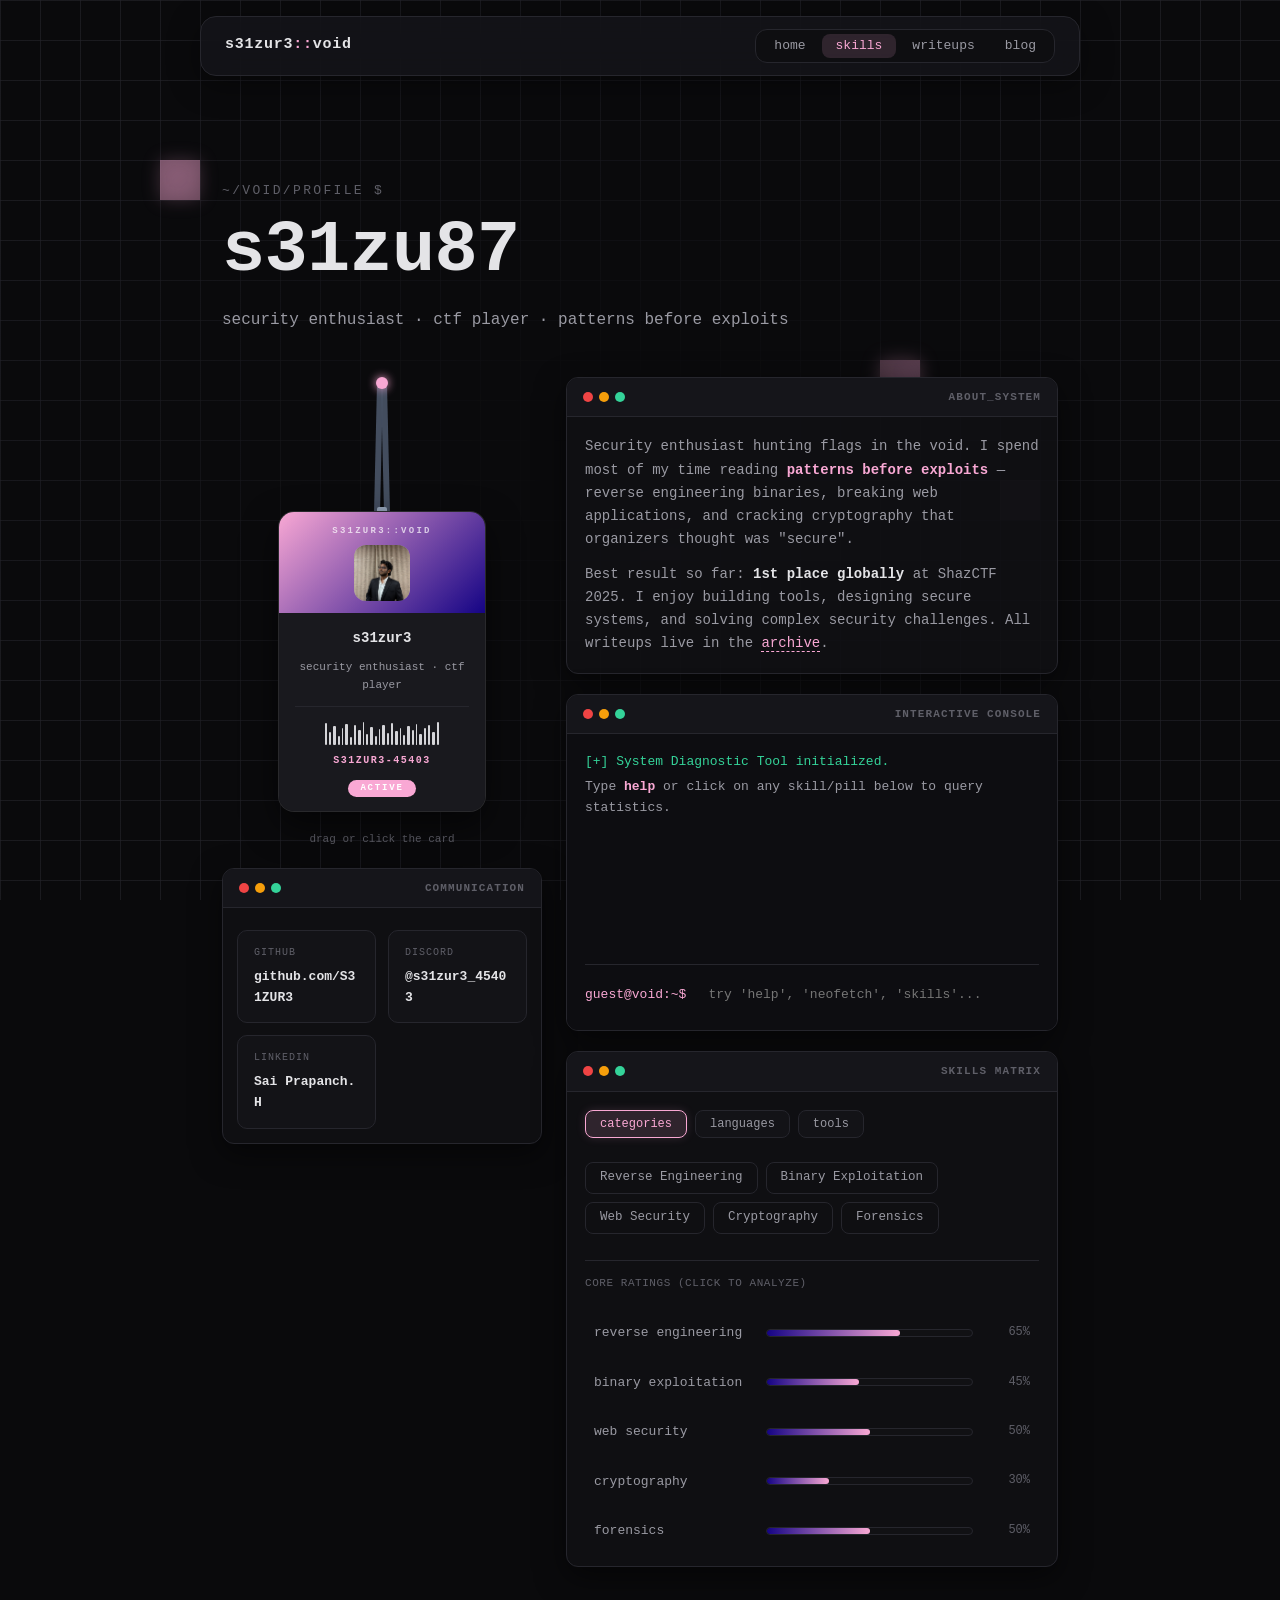
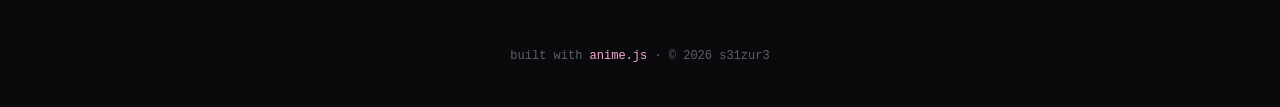
<file: profile.html>
<!DOCTYPE html>
<html lang="en">
<head>
    <meta charset="UTF-8">
    <meta name="viewport" content="width=device-width, initial-scale=1.0">
    <title>profile :: s31zur3</title>
    <meta name="description" content="Profile, skills & socials.">
    <link rel="icon" href="favicon.png">
    <link rel="stylesheet" href="style.css">
    <style>
        :root {
            --term-green: #34d399;
            --term-red: #ef4444;
            --term-yellow: #f59e0b;
            --neon-blue: #38bdf8;
            --accent-glow: rgba(249, 168, 212, 0.25);
        }

        /* Custom spotlight grid canvas styling */
        #lgrid {
            display: block !important;
            position: fixed;
            inset: 0;
            width: 100% !important;
            height: 100% !important;
            z-index: 0;
            pointer-events: none;
            opacity: 1 !important;
            -webkit-mask-image: radial-gradient(ellipse at center, transparent 8%, black 78%);
            mask-image: radial-gradient(ellipse at center, transparent 8%, black 78%);
        }

        /* Grid Layout */
        .profile-grid {
            display: grid;
            grid-template-columns: 320px 1fr;
            gap: 24px;
            margin-top: 24px;
        }
        @media (max-width: 768px) {
            .profile-grid {
                grid-template-columns: 1fr;
            }
        }

        /* Hanging ID Card */
        #idcard {
            display: flex;
            flex-direction: column;
            align-items: center;
            margin-bottom: 20px;
            touch-action: none;
            user-select: none;
        }
        .id-anchor {
            width: 12px; height: 12px;
            border-radius: 50%;
            background: var(--accent);
            box-shadow: 0 0 10px var(--accent);
            z-index: 2;
        }
        .id-swing {
            display: flex;
            flex-direction: column;
            align-items: center;
            cursor: grab;
            transform: rotate(0deg);
            transform-origin: top center;
            will-change: transform;
            margin-top: -6px;
        }
        .id-swing:active { cursor: grabbing; }
        .id-rope { pointer-events: none; }
        .id-card {
            width: 208px;
            border-radius: 16px;
            overflow: hidden;
            border: 1px solid rgba(255,255,255,0.1);
            background: #111114;
            box-shadow: 0 14px 34px rgba(0,0,0,0.55);
            pointer-events: none;
            margin-top: -2px;
        }
        .id-head {
            padding: 12px 16px;
            display: flex;
            flex-direction: column;
            align-items: center;
            gap: 6px;
            background: linear-gradient(135deg, var(--accent) 0%, #150485 100%);
        }
        .id-brand {
            font-size: 9px;
            font-weight: 700;
            letter-spacing: 0.25em;
            color: rgba(255,255,255,0.7);
            text-transform: uppercase;
        }
        .id-logo {
            width: 56px; height: 56px;
            border-radius: 12px;
            overflow: hidden;
            background: rgba(255,255,255,0.2);
            box-shadow: inset 0 0 0 1px rgba(255,255,255,0.15);
        }
        .id-logo img { width: 100%; height: 100%; object-fit: cover; }
        .id-body {
            background: #19191e;
            padding: 14px 16px;
            display: flex;
            flex-direction: column;
            align-items: center;
            gap: 8px;
        }
        .id-name { font-size: 14px; font-weight: 700; color: var(--text); text-align: center; }
        .id-role { font-size: 11px; color: var(--muted); font-weight: 500; text-align: center; }
        .id-divider { width: 100%; border-top: 1px solid var(--border); margin: 4px 0; }
        .id-barcode {
            display: flex;
            gap: 2px;
            align-items: flex-end;
            height: 26px;
            padding: 0 4px;
        }
        .id-barcode span { width: 1.7px; background: #d4d4d8; border-radius: 1px; }
        .id-barcode span:nth-child(3n) { width: 3px; }
        .id-barcode span:nth-child(n) { height: calc(30% + 15px * var(--h, .5)); }
        .id-badge {
            font-size: 10px;
            font-family: var(--mono);
            font-weight: 700;
            letter-spacing: 0.15em;
            color: var(--accent);
        }
        .id-status {
            margin-top: 2px;
            padding: 1px 12px;
            border-radius: 999px;
            font-size: 9px;
            font-weight: 700;
            color: #fff;
            text-transform: uppercase;
            letter-spacing: 0.2em;
            background: var(--accent);
        }
        .id-hint {
            margin-top: 18px;
            font-size: 11px;
            color: var(--dim);
            user-select: none;
            pointer-events: none;
        }

        /* Terminal Window Styling */
        .term-window {
            background: rgba(17, 17, 20, 0.85);
            border: 1px solid var(--border);
            border-radius: 12px;
            overflow: hidden;
            display: flex;
            flex-direction: column;
            box-shadow: 0 10px 30px rgba(0, 0, 0, 0.5);
            margin-bottom: 20px;
            transition: border-color 0.3s ease, box-shadow 0.3s ease;
        }

        .term-window:hover {
            border-color: rgba(249, 168, 212, 0.3);
            box-shadow: 0 10px 30px rgba(249, 168, 212, 0.05);
        }

        .term-bar {
            background: #15151a;
            padding: 10px 16px;
            display: flex;
            align-items: center;
            justify-content: space-between;
            border-bottom: 1px solid var(--border);
        }

        .term-btns {
            display: flex;
            gap: 6px;
        }

        .term-btn {
            width: 10px;
            height: 10px;
            border-radius: 50%;
            display: inline-block;
        }
        .term-btn.red { background: var(--term-red); }
        .term-btn.yellow { background: var(--term-yellow); }
        .term-btn.green { background: var(--term-green); }

        .term-title {
            font-size: 11px;
            color: var(--dim);
            font-weight: bold;
            letter-spacing: 0.1em;
            text-transform: uppercase;
        }

        .term-body {
            padding: 18px;
            flex: 1;
            overflow-y: auto;
            font-family: var(--mono);
        }

        /* Interactive Console */
        .console-output {
            height: 200px;
            overflow-y: auto;
            margin-bottom: 12px;
            font-size: 13px;
            line-height: 1.6;
            color: var(--muted);
            scroll-behavior: smooth;
        }

        .console-output .line {
            margin-bottom: 4px;
            white-space: pre-wrap;
        }

        .console-output .prompt {
            color: var(--accent);
        }

        .console-input-row {
            display: flex;
            align-items: center;
            gap: 8px;
            border-top: 1px solid var(--border);
            padding-top: 12px;
        }

        .console-input-row .prompt {
            color: var(--accent);
            font-size: 13px;
            white-space: nowrap;
        }

        .console-input-row input {
            flex: 1;
            background: transparent;
            border: none;
            color: var(--text);
            font-family: var(--mono);
            font-size: 13px;
            outline: none;
        }

        /* Skill Chips */
        .skills-container {
            display: flex;
            flex-direction: column;
            gap: 16px;
        }

        .skills-nav {
            display: flex;
            gap: 8px;
            margin-bottom: 8px;
            flex-wrap: wrap;
        }

        .skill-group-chip {
            background: rgba(22, 22, 27, 0.6);
            border: 1px solid var(--border);
            color: var(--muted);
            font-family: var(--mono);
            font-size: 12px;
            padding: 6px 14px;
            border-radius: 8px;
            cursor: pointer;
            transition: all 0.2s ease;
            outline: none;
        }

        .skill-group-chip.active {
            border-color: var(--accent);
            color: var(--accent);
            background: var(--accent-dim);
            box-shadow: 0 0 10px rgba(249, 168, 212, 0.15);
        }

        .skill-group-chip:hover:not(.active) {
            border-color: var(--accent);
            color: var(--text);
        }

        .skill-items-grid {
            display: flex;
            flex-wrap: wrap;
            gap: 8px;
            min-height: 40px;
        }

        .skill-items-grid .pill {
            display: inline-flex;
            align-items: center;
            justify-content: center;
            white-space: nowrap;
            height: 32px;
            padding: 0 14px;
            box-sizing: border-box;
            border-radius: 8px;
            font-size: 12.5px;
            transition: all 0.2s ease;
        }

        .skill-items-grid .pill:hover {
            border-color: var(--accent);
            color: var(--accent);
            background: var(--accent-dim);
            transform: translateY(-1px);
        }

        /* Interactive Bars */
        .skills-bars {
            display: flex;
            flex-direction: column;
            gap: 14px;
            margin-top: 20px;
        }

        .interactive-bar {
            display: grid;
            grid-template-columns: 160px 1fr 45px;
            align-items: center;
            gap: 12px;
            font-size: 13px;
            cursor: pointer;
            padding: 6px 8px;
            border-radius: 8px;
            transition: all 0.2s ease;
            border: 1px solid transparent;
        }

        .interactive-bar:hover {
            background: rgba(255, 255, 255, 0.02);
            border-color: rgba(255, 255, 255, 0.05);
        }

        .interactive-bar:hover .bar-title {
            color: var(--accent);
        }

        .interactive-bar:hover .fill {
            background: linear-gradient(90deg, var(--accent), #fff);
            box-shadow: 0 0 8px var(--accent);
        }

        .interactive-bar .bar-title {
            color: var(--muted);
            transition: color 0.2s ease;
        }

        .interactive-bar .track {
            height: 8px;
            border-radius: 4px;
            background: var(--bg-soft);
            border: 1px solid var(--border);
            overflow: hidden;
            position: relative;
        }

        .interactive-bar .fill {
            height: 100%;
            width: var(--w);
            background: linear-gradient(90deg, #150485, var(--accent));
            border-radius: 4px;
            transition: width 1.2s cubic-bezier(0.1, 0.8, 0.2, 1), background 0.3s ease, box-shadow 0.3s ease;
        }

        .interactive-bar .val {
            color: var(--dim);
            text-align: right;
            font-size: 12px;
        }

        /* Social Grid Glow */
        .social-cyber-grid {
            display: grid;
            grid-template-columns: 1fr 1fr;
            gap: 12px;
            margin-top: 8px;
        }
        @media (max-width: 480px) {
            .social-cyber-grid {
                grid-template-columns: 1fr;
            }
        }

        .cyber-soc-card {
            border: 1px solid var(--border);
            background: rgba(22, 22, 27, 0.6);
            border-radius: 10px;
            padding: 14px 16px;
            display: flex;
            flex-direction: column;
            gap: 4px;
            text-decoration: none;
            transition: all 0.25s cubic-bezier(0.16, 1, 0.3, 1);
            position: relative;
            overflow: hidden;
            cursor: pointer;
        }

        .cyber-soc-card::before {
            content: '';
            position: absolute;
            top: 0; left: 0; width: 3px; height: 100%;
            background: var(--accent);
            opacity: 0;
            transition: opacity 0.2s ease;
        }

        .cyber-soc-card:hover {
            border-color: var(--accent);
            background: rgba(249, 168, 212, 0.05);
            transform: translateY(-2px);
            box-shadow: 0 4px 16px rgba(249, 168, 212, 0.08);
        }

        .cyber-soc-card:hover::before {
            opacity: 1;
        }

        .cyber-soc-card .tag {
            font-size: 10px;
            color: var(--dim);
            text-transform: uppercase;
            letter-spacing: 0.1em;
        }

        .cyber-soc-card .hndl {
            font-size: 13px;
            color: var(--text);
            font-weight: bold;
            word-break: break-all;
            transition: color 0.2s ease;
        }

        .cyber-soc-card:hover .hndl {
            color: var(--accent);
        }

        .cyber-soc-card.todo {
            opacity: 0.5;
            cursor: not-allowed;
        }
        .cyber-soc-card.todo:hover {
            transform: none;
            border-color: var(--border);
            box-shadow: none;
            background: rgba(22, 22, 27, 0.6);
        }
        .cyber-soc-card.todo:hover::before {
            opacity: 0;
        }

        .cyber-soc-card[data-copied]::after {
            content: "copied!";
            position: absolute;
            top: 10px; right: 14px;
            font-size: 10px;
            color: var(--accent);
            font-family: var(--mono);
            text-transform: uppercase;
            font-weight: bold;
        }
    </style>
</head>
<body>
    <canvas id="lgrid" aria-hidden="true"></canvas>

    <header class="container">
        <a class="logo" href="./">s31zur3<span class="dot">::</span>void</a>
        <nav>
            <a href="./">home</a>
            <a href="profile" class="active">skills</a>
            <a href="archive">writeups</a>
            <a href="blog">blog</a>
        </nav>
    </header>

    <main class="container">
        <section class="hero" style="padding-bottom: 20px;">
            <div class="kicker">~/void/profile $</div>
            <h1 class="names" id="name">s31zur3</h1>
            <p class="tagline">security enthusiast · ctf player · patterns before exploits</p>
        </section>

        <div class="profile-grid">
            <!-- Left Column: Portrait & Facts, Socials -->
            <div class="left-col">
                <!-- Hanging ID Card -->
                <div id="idcard" touch-action:none>
                    <div class="id-anchor"></div>
                    <div class="id-swing">
                        <div class="id-rope">
                            <svg width="30" height="130" viewBox="0 0 30 130" style="display:block;margin:0 auto;overflow:visible">
                                <circle cx="15" cy="0" r="5" fill="#4a5568"/>
                                <path d="M 13 0 L 10 130" stroke="#4a5568" stroke-width="6" opacity="0.9"/>
                                <path d="M 17 0 L 20 130" stroke="#4a5568" stroke-width="6" opacity="0.9"/>
                                <rect x="10" y="124" width="10" height="8" rx="2" fill="#94a3b8"/>
                                <circle cx="15" cy="132" r="3" fill="#e2e8f0"/>
                            </svg>
                        </div>
                        <div class="id-card">
                            <div class="id-head">
                                <p class="id-brand">S31ZUR3::VOID</p>
                                <div class="id-logo"><img src="profile.jpeg" alt="s31zur3"></div>
                            </div>
                            <div class="id-body">
                                <p class="id-name">s31zur3</p>
                                <p class="id-role">security enthusiast · ctf player</p>
                                <div class="id-divider"></div>
                                <div class="id-barcode">
                                    <span style="--h:.95"></span><span style="--h:.35"></span><span style="--h:.75"></span><span style="--h:.1"></span><span style="--h:.6"></span>
                                    <span style="--h:.9"></span><span style="--h:.05"></span><span style="--h:.8"></span><span style="--h:.5"></span><span style="--h:1"></span>
                                    <span style="--h:.25"></span><span style="--h:.7"></span><span style="--h:.1"></span><span style="--h:.55"></span><span style="--h:.85"></span>
                                    <span style="--h:.3"></span><span style="--h:.95"></span><span style="--h:.4"></span><span style="--h:.65"></span><span style="--h:.15"></span>
                                    <span style="--h:.75"></span><span style="--h:.5"></span><span style="--h:.9"></span><span style="--h:.2"></span><span style="--h:.6"></span>
                                    <span style="--h:.8"></span><span style="--h:.35"></span><span style="--h:1"></span>
                                </div>
                                <p class="id-badge">S31ZUR3-45403</p>
                                <div class="id-status">ACTIVE</div>
                            </div>
                        </div>
                    </div>
                    <p class="id-hint">drag or click the card</p>
                </div>

                <!-- Socials Card -->
                <div class="term-window">
                    <div class="term-bar">
                        <div class="term-btns">
                            <span class="term-btn red"></span>
                            <span class="term-btn yellow"></span>
                            <span class="term-btn green"></span>
                        </div>
                        <div class="term-title">COMMUNICATION</div>
                    </div>
                    <div class="term-body" style="padding: 14px;">
                        <div class="social-cyber-grid" id="socgrid"></div>
                    </div>
                </div>
            </div>

            <!-- Right Column: Interactive Console, Skills Matrix -->
            <div class="right-col">
                <!-- Bio Terminal -->
                <div class="term-window">
                    <div class="term-bar">
                        <div class="term-btns">
                            <span class="term-btn red"></span>
                            <span class="term-btn yellow"></span>
                            <span class="term-btn green"></span>
                        </div>
                        <div class="term-title">ABOUT_SYSTEM</div>
                    </div>
                    <div class="term-body about-text" style="font-size: 14px;">
                        <p style="margin-bottom: 12px;">
                            Security enthusiast hunting flags in the void. I spend most of my time reading 
                            <strong style="color: var(--accent);">patterns before exploits</strong> — reverse engineering binaries, 
                            breaking web applications, and cracking cryptography that organizers thought was "secure".
                        </p>
                        <p>
                            Best result so far: <strong class="badge-rank">1st place globally</strong> at ShazCTF 2025. 
                            I enjoy building tools, designing secure systems, and solving complex security challenges.
                            All writeups live in the <a href="archive" style="color: var(--accent); border-bottom: 1px dashed var(--accent);">archive</a>.
                        </p>
                    </div>
                </div>

                <!-- Interactive Terminal Console -->
                <div class="term-window">
                    <div class="term-bar">
                        <div class="term-btns">
                            <span class="term-btn red"></span>
                            <span class="term-btn yellow"></span>
                            <span class="term-btn green"></span>
                        </div>
                        <div class="term-title">Interactive Console</div>
                    </div>
                    <div class="term-body" style="background: #0d0d11;">
                        <div class="console-output" id="console-output">
                            <div class="line"><span style="color: var(--term-green);">[+] System Diagnostic Tool initialized.</span></div>
                            <div class="line">Type <span style="color: var(--accent); font-weight: bold;">help</span> or click on any skill/pill below to query statistics.</div>
                            <div class="line"> </div>
                        </div>
                        <div class="console-input-row">
                            <span class="prompt">guest@void:~$</span>
                            <input type="text" id="terminal-input" placeholder="try 'help', 'neofetch', 'skills'..." autocomplete="off">
                        </div>
                    </div>
                </div>

                <!-- Skills & Matrices Card -->
                <div class="term-window">
                    <div class="term-bar">
                        <div class="term-btns">
                            <span class="term-btn red"></span>
                            <span class="term-btn yellow"></span>
                            <span class="term-btn green"></span>
                        </div>
                        <div class="term-title">Skills Matrix</div>
                    </div>
                    <div class="term-body skills-container">
                        <div class="skills-nav" id="skills-tabs"></div>
                        <div class="skill-items-grid" id="pills"></div>
                        
                        <div style="border-top: 1px solid var(--border); margin-top: 10px; padding-top: 10px;">
                            <span style="font-size: 11px; text-transform: uppercase; color: var(--dim); letter-spacing: 0.05em; font-family: var(--mono);">Core Ratings (click to analyze)</span>
                            <div class="skills-bars" id="bars"></div>
                        </div>
                    </div>
                </div>
            </div>
        </div>
    </main>

    <footer>
        <p>built with <span class="heart">anime.js</span> · &copy; <span id="year"></span> s31zur3</p>
    </footer>

    <script src="skills.js"></script>
    <script>
        /* ---------- SOCIALS DATA ---------- */
        const SOCIALS = [
            { tag: 'github',   handle: 'github.com/S31ZUR3',   href: 'https://github.com/S31ZUR3' },
            { tag: 'discord',  handle: '@s31zur3_45403',       copy: true },
            { tag: 'linkedin', handle: 'Sai Prapanch.H',   href: 'https://www.linkedin.com/in/sai-prapanch-h/' }
        ];

        /* ---------- RATINGS DATA ---------- */
        const BARS = [
            ['reverse engineering', 65], ['binary exploitation', 45], ['web security', 50],
            ['cryptography', 30], ['forensics', 50]
        ];

        /* ---------- DIAGNOSTIC DICTIONARY ---------- */
        const DIAGNOSTICS = {
            // Categories
            "reverse engineering": [
                "guest@void:~$ analyze --target ELF-64",
                "[*] Reading symbol tables...",
                "[+] main: 0x401120 | decrypt: 0x401290 | check: 0x401310",
                "[+] Found anti-debugging traps (ptrace_traceme detected).",
                "[+] Bypassing security checks... status: SUCCESS."
            ],
            "binary exploitation": [
                "guest@void:~$ checksec --file vulnerable-binary",
                "    Arch:     amd64-64-little\n    RELRO:    Full RELRO\n    Stack:    No canary found\n    NX:       NX enabled\n    PIE:      PIE enabled",
                "guest@void:~$ exploit --payload ret2libc",
                "[+] Crafting stack frame with ROP gadgets...",
                "[+] Spawning interactive root shell! Enjoy."
            ],
            "web security": [
                "guest@void:~$ web-scan -u https://target.void",
                "[*] Testing parameter injections...",
                "[+] Found SQL injection on vulnerability node '/api/v1/search?q='",
                "[+] Extracting DB schema: database name: 'ctf_db'",
                "[+] Dump complete: CTF{sql_inj3ct1on_g0es_brrr}."
            ],
            "cryptography": [
                "guest@void:~$ decrypt --cipher rsa-weak-primes",
                "[*] Computing N factors using Fermat's Method...",
                "[+] Found p = 135892... | q = 148902...",
                "[+] Computing private exponent d...",
                "[+] Decrypted text: CTF{factoring_primes_is_fun_5145}."
            ],
            "blockchain": [
                "guest@void:~$ audit --contract Vault.sol",
                "[*] Running static analysis with Slither...",
                "[!] Warning: Reentrancy vulnerability found in withdraw().",
                "[+] Simulating flashloan exploit vector...",
                "[+] Drained contract balance! status: PWNED."
            ],
            "forensics": [
                "guest@void:~$ analyze-dump --file memory.dmp",
                "[*] Parsing Volatility profile: Win10x64...",
                "[+] Extracting process tree structure...",
                "[+] Detected rogue process 'lsass_fake.exe' (PID: 4892).",
                "[+] Recovered hidden flag from memory chunk."
            ],
            // Languages
            "python": [
                "guest@void:~$ python3 -c 'import this'",
                "[+] Python 3.12 active node.",
                "[*] Used for rapid exploit prototyping, writing solving scripts, and automating tasks."
            ],
            "c / c++": [
                "guest@void:~$ gcc exploit.c -o exploit",
                "[*] Compiling exploit with native performance...",
                "[+] Low-level control and memory management."
            ],
            "assembly (x64)": [
                "guest@void:~$ nasm -f elf64 shellcode.asm",
                "[*] Assembly shellcode injection module.",
                "xor rax, rax; mov al, 59; syscall;"
            ],
            "javascript": [
                "guest@void:~$ node express.js",
                "[+] Server running on port 8080...",
                "[*] Used for browser exploits, dynamic UI automation, and scraping."
            ],
            "go": [
                "guest@void:~$ go build concurrent_scanner.go",
                "[*] High-concurrency network scanning tools.",
                "[+] Channels and goroutines initialized."
            ],
            "solidity": [
                "guest@void:~$ npx hardhat test",
                "[*] Testing Ethereum smart contracts...",
                "[+] All test vectors passing."
            ],
            // Tools
            "ghidra": [
                "guest@void:~$ ghidra --analyze",
                "[*] Decompiling binary functions into readable C code.",
                "[+] Control Flow Graph generated."
            ],
            "gdb": [
                "guest@void:~$ gdb -q ./binary",
                "pwndbg> break main",
                "pwndbg> run",
                "[*] Breaking at entry point. Inspecting registers..."
            ],
            "burp suite": [
                "guest@void:~$ burp --intercept",
                "[*] Intercepting HTTP POST request to /login...",
                "[+] Tampering request payload parameters."
            ],
            "docker": [
                "guest@void:~$ docker-compose up -d --build",
                "[*] Containers built. Sandboxed target environment running."
            ],
            "wireshark": [
                "guest@void:~$ tshark -r capture.pcap",
                "[*] Parsing TCP streams...",
                "[+] Recovered base64 payload from raw network packets."
            ],
            "pwntools": [
                "guest@void:~$ python3 exploit.py",
                "from pwn import *",
                "r = remote('ctf.challenge', 1337)",
                "[+] Spawning remote shell..."
            ]
        };

        /* ---------- TERMINAL LOGIC ---------- */
        const termInput = document.getElementById('terminal-input');
        const termOutput = document.getElementById('console-output');

        function printLine(text, isHtml = false) {
            const div = document.createElement('div');
            div.className = 'line';
            if (isHtml) {
                div.innerHTML = text;
            } else {
                div.textContent = text;
            }
            termOutput.appendChild(div);
            termOutput.scrollTop = termOutput.scrollHeight;
        }

        function triggerDiagnostic(key) {
            const cleanKey = key.trim().toLowerCase();
            termInput.value = cleanKey;
            
            // Print command line prompt manually
            printLine(`guest@void:~$ query --skill "${cleanKey}"`, false);
            
            if (DIAGNOSTICS[cleanKey]) {
                DIAGNOSTICS[cleanKey].forEach((line, index) => {
                    // Skip the mock shell command line, output the actual diagnostic results
                    if (index > 0) {
                        setTimeout(() => {
                            printLine(line, false);
                        }, index * 100);
                    }
                });
            } else {
                printLine(`[!] No custom diagnostic data for "${key}". Core rating is active.`, false);
            }
            termInput.value = '';
        }

        function executeCommand(cmd) {
            const raw = cmd.trim();
            const lower = raw.toLowerCase();
            
            printLine(`guest@void:~$ ${raw}`, false);
            
            if (lower === 'clear') {
                termOutput.innerHTML = '';
                return;
            }
            if (lower === '') {
                return;
            }
            
            if (lower === 'help') {
                printLine("Available commands:", false);
                printLine("  whoami    - Profile description", false);
                printLine("  skills    - List core competencies", false);
                printLine("  socials   - Contact nodes", false);
                printLine("  neofetch  - System metrics", false);
                printLine("  exploit   - Run visual shell exploit simulation", false);
                printLine("  clear     - Clear terminal logs", false);
                return;
            }
            
            if (lower === 'whoami') {
                printLine("Username: s31zur3", false);
                printLine("Role: Security enthusiast & CTF player", false);
                printLine("Objective: Read patterns before writing exploits.", false);
                printLine("Achievement: 1st place globally ShazCTF 2025.", false);
                return;
            }
            
            if (lower === 'skills') {
                printLine("Core Skill Ratings:", false);
                BARS.forEach(([name, val]) => {
                    const stars = '█'.repeat(Math.round(val/10)) + '░'.repeat(10 - Math.round(val/10));
                    printLine(`  ${name.padEnd(20)} [${stars}] ${val}%`, false);
                });
                return;
            }
            
            if (lower === 'socials') {
                printLine("Active communication nodes:", false);
                SOCIALS.forEach(s => {
                    printLine(`  ${s.tag.padEnd(10)}: ${s.handle}`, false);
                });
                return;
            }
            
            if (lower === 'neofetch') {
                printLine(" __   __  _____  ___  _____ ", false);
                printLine(" \\ \\ / / /  _  \\ \\_/ /  _  \\", false);
                printLine("  \\ V /  | | | |  |  | | | |", false);
                printLine("   \\_/   \\_____/  |_| \\_____/", false);
                printLine("-----------------------------", false);
                printLine("OS: Void Linux x86_64", false);
                printLine("Kernel: 3b117c02-77dd-4ad7-8c17-da609fdf1c48", false);
                printLine("Shell: s31zur3-sh v1.0", false);
                printLine("Terminal: void-tty0", false);
                printLine("Focus: Rev / Pwn / Cryptography", false);
                printLine("Fav Tool: Ghidra & pwntools", false);
                return;
            }
            
            if (lower === 'exploit') {
                printLine("[*] Injecting shellcode into memory socket...", false);
                let count = 0;
                const interval = setInterval(() => {
                    if (count < 4) {
                        printLine(`[+] Overflowing buffer... offset: ${64 + count*8} bytes`, false);
                        count++;
                    } else {
                        clearInterval(interval);
                        printLine("[+] SUCCESS: Spawning interactive shell session.", false);
                        printLine("root@void:~# id", false);
                        printLine("uid=0(root) gid=0(root) groups=0(root)", false);
                    }
                }, 250);
                return;
            }
            
            if (DIAGNOSTICS[lower]) {
                DIAGNOSTICS[lower].forEach((line, index) => {
                    if (index > 0) {
                        printLine(line, false);
                    }
                });
                return;
            }
            
            printLine(`bash: command not found: ${raw}. Try 'help'.`, false);
        }

        termInput.addEventListener('keydown', e => {
            if (e.key === 'Enter') {
                executeCommand(termInput.value);
                termInput.value = '';
            }
        });

        /* ---------- DYNAMIC SKILLS MATRIX SETUP ---------- */
        const pillsContainer = document.getElementById('pills');
        const tabsContainer = document.getElementById('skills-tabs');
        
        function renderSkillGroup(groupName) {
            pillsContainer.innerHTML = '';
            const groupData = SKILLS.find(([name]) => name === groupName);
            if (!groupData) return;
            
            const [_, items] = groupData;
            items.forEach(item => {
                const span = document.createElement('span');
                span.className = 'pill';
                span.textContent = item;
                span.style.cursor = 'pointer';
                span.addEventListener('click', () => {
                    triggerDiagnostic(item);
                });
                pillsContainer.appendChild(span);
            });
        }

        // Render skill tabs
        SKILLS.forEach(([name]) => {
            const btn = document.createElement('button');
            btn.className = 'skill-group-chip';
            if (name === 'categories') btn.classList.add('active');
            btn.textContent = name;
            btn.addEventListener('click', (e) => {
                document.querySelectorAll('.skill-group-chip').forEach(b => b.classList.remove('active'));
                btn.classList.add('active');
                renderSkillGroup(name);
            });
            tabsContainer.appendChild(btn);
        });

        // Initialize with default categories
        renderSkillGroup('categories');

        // Render progress bars
        document.getElementById('bars').innerHTML = BARS.map(([name, w]) => `
            <div class="interactive-bar" onclick="triggerDiagnostic('${name}')">
                <span class="bar-title">${name}</span>
                <div class="track">
                    <div class="fill" style="--w:${w}%"></div>
                </div>
                <span class="val">${w}%</span>
            </div>
        `).join('');

        /* ---------- SOCIALS SETUP ---------- */
        const socGrid = document.getElementById('socgrid');
        SOCIALS.forEach(s => {
            const a = document.createElement('a');
            a.className = 'cyber-soc-card';
            a.href = s.copy ? '#' : (s.href || '#');
            a.innerHTML = `<span class="tag">${s.tag}</span><span class="hndl">${s.handle}</span>`;
            
            if (!s.href && !s.copy) { 
                a.classList.add('todo'); 
                a.tabIndex = -1; 
            }
            if (s.copy) {
                a.addEventListener('click', e => {
                    e.preventDefault();
                    if (navigator.clipboard) {
                        navigator.clipboard.writeText(s.handle.replace(/^@/, ''));
                    }
                    a.dataset.copied = '1';
                    setTimeout(() => delete a.dataset.copied, 1200);
                });
            }
            socGrid.appendChild(a);
        });

        /* ---------- SCRAMBLE HERO NAME ---------- */
        const scramble = (el, { speed = 30 } = {}) => {
            const text = el.textContent;
            el.textContent = '';
            const glyphs = '!<>-_\\/[]{}—=+*^?#_0123456789';
            let frame = 0;
            const total = text.length * 6 + 20;
            const t = setInterval(() => {
                let out = '';
                for (let i = 0; i < text.length; i++) {
                    const settle = (total / text.length) * (i + 1) - 8;
                    out += frame >= settle ? text[i] : glyphs[(Math.random() * glyphs.length) | 0];
                }
                el.textContent = out;
                if (++frame >= total) { clearInterval(t); el.textContent = text; }
            }, speed);
        };
        scramble(document.getElementById('name'));

        /* ---------- INTERACTIVE GRID BACKGROUND (canvas) ---------- */
        const SIZE = 40, TRAIL = 5, GLOW = 18, IDLE_CNT = 6, IDLE_SPEED = 0.08;
        const GRID_COLOR = 'rgba(38,38,45,0.6)';
        const GLOW_COLOR = 'rgba(249,168,212,0.6)';
        const canvas = document.getElementById('lgrid');
        const ctx = canvas.getContext('2d');
        let W, H;
        const trail = [];
        const idlePos = [], idleTgt = [];
        let mouseActive = true, lastMouse = 0;

        const resize = () => {
            W = canvas.width = innerWidth;
            H = canvas.height = innerHeight;
        };
        resize();
        addEventListener('resize', resize);
        canvas.style.backgroundImage =
            `linear-gradient(to right, ${GRID_COLOR} 1px, transparent 1px),` +
            `linear-gradient(to bottom, ${GRID_COLOR} 1px, transparent 1px)`;
        canvas.style.backgroundSize = `${SIZE}px ${SIZE}px`;

        const snap = (x, y) => ({
            x: Math.floor(x / SIZE),
            y: Math.floor(y / SIZE)
        });

        addEventListener('mousemove', e => {
            if (e.clientX < 0 || e.clientY < 0 || e.clientX > W || e.clientY > H) return;
            mouseActive = true;
            lastMouse = Date.now();
            const c = snap(e.clientX, e.clientY);
            const last = trail[0];
            if (!last || last.x !== c.x || last.y !== c.y) {
                trail.unshift(c);
                if (trail.length > TRAIL) trail.pop();
            }
        });

        (function initIdle() {
            for (let i = 0; i < IDLE_CNT; i++) {
                const p = {
                    x: Math.floor(Math.random() * (W / SIZE)),
                    y: Math.floor(Math.random() * (H / SIZE))
                };
                idlePos.push({ ...p });
                idleTgt.push(p);
            }
        })();

        (function draw() {
            ctx.clearRect(0, 0, W, H);

            if (Date.now() - lastMouse > 2000) {
                mouseActive = false;
                idlePos.forEach((pos, i) => {
                    const tgt = idleTgt[i];
                    const dx = tgt.x - pos.x, dy = tgt.y - pos.y;
                    if (Math.abs(dx) < 0.01 && Math.abs(dy) < 0.01) {
                        idleTgt[i] = {
                            x: Math.floor(Math.random() * (W / SIZE)),
                            y: Math.floor(Math.random() * (H / SIZE))
                        };
                    } else {
                        pos.x += dx * IDLE_SPEED;
                        pos.y += dy * IDLE_SPEED;
                    }
                    const c = { x: Math.round(pos.x), y: Math.round(pos.y) };
                    const last = trail[0];
                    if (!last || last.x !== c.x || last.y !== c.y) {
                        trail.unshift(c);
                        if (trail.length > TRAIL * IDLE_CNT) trail.pop();
                    }
                });
            }

            trail.forEach((cell, idx) => {
                const alpha = 1 - idx * (1 / (TRAIL + 1));
                const color = GLOW_COLOR.replace(/([\d.]+)\)$/, `${alpha})`);
                ctx.fillStyle = color;
                ctx.shadowColor = color;
                ctx.shadowBlur = GLOW;
                ctx.fillRect(cell.x * SIZE, cell.y * SIZE, SIZE, SIZE);
            });

            requestAnimationFrame(draw);
        })();

        /* ---------- HANGING ID CARD PENDULUM ---------- */
        (function () {
            const ROPE = 130, DAMPING = 0.9, GRAVITY = 3000;
            const swing = document.querySelector('.id-swing');
            const phys = { angle: 0, vel: 0 };
            let raf = null, prevTime = null, prevAngle = 0;
            let dragging = false, dragStartX = 0, dragAngle0 = 0;

            const tick = now => {
                if (prevTime === null) prevTime = now;
                const dt = Math.min((now - prevTime) / 1000, 0.05);
                prevTime = now;
                const L = ROPE + 100;
                if (!dragging) {
                    const torque = -(GRAVITY / L) * Math.sin(phys.angle) - DAMPING * phys.vel;
                    phys.vel += torque * dt;
                    phys.angle += phys.vel * dt;
                    swing.style.transform = `rotate(${phys.angle * (180 / Math.PI)}deg)`;
                    if (Math.abs(phys.angle) > 0.001 || Math.abs(phys.vel) > 0.001) {
                        raf = requestAnimationFrame(tick);
                    } else {
                        phys.angle = 0; phys.vel = 0;
                        swing.style.transform = 'rotate(0deg)';
                    }
                } else {
                    if (dt > 0) phys.vel = (phys.angle - prevAngle) / dt;
                    prevAngle = phys.angle;
                    raf = requestAnimationFrame(tick);
                }
            };
            const startPhysics = () => {
                if (raf) cancelAnimationFrame(raf);
                prevTime = null;
                raf = requestAnimationFrame(tick);
            };

            swing.addEventListener('pointerdown', e => {
                swing.setPointerCapture(e.pointerId);
                dragging = true;
                dragStartX = e.clientX;
                dragAngle0 = phys.angle;
                prevAngle = phys.angle;
                if (raf) cancelAnimationFrame(raf);
                prevTime = null;
                raf = requestAnimationFrame(tick);
            });
            swing.addEventListener('pointermove', e => {
                if (!dragging) return;
                const L = ROPE + 100;
                const newAngle = dragAngle0 - (e.clientX - dragStartX) / L;
                phys.angle = Math.max(-1.4, Math.min(1.4, newAngle));
                swing.style.transform = `rotate(${phys.angle * (180 / Math.PI)}deg)`;
            });
            const endDrag = e => {
                if (!dragging) return;
                dragging = false;
            };
            swing.addEventListener('pointerup', endDrag);
            swing.addEventListener('pointercancel', endDrag);
            swing.addEventListener('click', () => {
                if (Math.abs(phys.vel) < 0.1 && Math.abs(phys.angle) < 0.05) {
                    phys.vel = 4.0;
                    startPhysics();
                }
            });
        })();

        document.getElementById('year').textContent = new Date().getFullYear();
    </script>
</body>
</html>
</file>
<file: style.css>
:root {
  --bg: #0a0a0c;
  --bg-soft: #111114;
  --bg-card: #16161b;
  --border: #26262d;
  --text: #e4e4e7;
  --muted: #9a9aa3;
  --dim: #5f5f68;
  --accent: #f9a8d4;
  --accent-dim: rgba(249, 168, 212, 0.14);
  --ok: #34adec;
  --ease-out: cubic-bezier(0.23, 1, 0.32, 1);
  --ease-in-out: cubic-bezier(0.77, 0, 0.175, 1);
  --mono: ui-monospace, SFMono-Regular, Menlo, Consolas, "Liberation Mono", monospace;
}

* { box-sizing: border-box; margin: 0; padding: 0; }

html { scroll-behavior: smooth; }

body {
  background: var(--bg);
  color: var(--text);
  font-family: var(--mono);
  font-size: 15px;
  line-height: 1.65;
  -webkit-font-smoothing: antialiased;
  overflow-x: hidden;
}

a { color: var(--accent); text-decoration: none; border-bottom: 1px solid transparent; transition: color .15s ease, border-color .15s ease; }
a:hover { border-bottom-color: var(--accent); }

::selection { background: var(--accent); color: #111; }

/* fixed animated backdrop */
#bg { position: fixed; inset: 0; width: 100%; height: 100%; z-index: 0; pointer-events: none; display: block; }

main, header, footer { position: relative; z-index: 1; }

.container { max-width: 880px; margin: 0 auto; padding: 0 22px; }

/* ---------- header ---------- */
header.container {
  position: sticky;
  top: 16px;
  background: rgba(22, 22, 27, 0.75);
  backdrop-filter: blur(16px);
  -webkit-backdrop-filter: blur(16px);
  border: 1px solid var(--border);
  border-radius: 16px;
  z-index: 100;
  display: flex;
  align-items: center;
  justify-content: space-between;
  box-shadow: 0 8px 32px 0 rgba(0, 0, 0, 0.4);
  padding: 12px 24px;
  margin-top: 16px;
  margin-bottom: 32px;
  width: calc(100% - 44px);
  transition: border-color 0.3s ease, box-shadow 0.3s ease;
}
header.container:hover {
  border-color: rgba(249, 168, 212, 0.4);
  box-shadow: 0 8px 32px 0 rgba(249, 168, 212, 0.1);
}
.logo { display: inline-flex; align-items: center; font-weight: 700; letter-spacing: .05em; font-size: 15px; color: var(--text); }
.logo .dot { color: var(--accent); }
nav {
  display: flex; align-items: center; gap: 2px; font-size: 13px;
  border: 1px solid var(--border); border-radius: 12px;
  background: rgba(10, 10, 12, 0.5); padding: 4px;
}
nav a {
  display: inline-flex;
  align-items: center;
  justify-content: center;
  padding: 5px 14px;
  border-radius: 8px;
  color: var(--muted);
  transition: all 0.2s ease;
  line-height: 1;
  white-space: nowrap;
  text-decoration: none;
}
nav a:hover { color: var(--text); border-bottom-color: transparent; background: rgba(255, 255, 255, 0.05); }
nav a.active { color: var(--accent); background: var(--accent-dim); }

/* ---------- hero ---------- */
.hero { padding: 72px 0 40px; }
.hero .kicker { color: var(--dim); font-size: 13px; letter-spacing: .18em; text-transform: uppercase; }
.hero h1 {
  font-size: clamp(40px, 8vw, 72px);
  font-weight: 700;
  line-height: 1.02;
  letter-spacing: -.01em;
  margin: 14px 0 18px;
}
.hero .tagline { max-width: 640px; color: var(--muted); font-size: 16px; }
.hero .caret {
  display: inline-block; width: .55em; height: 1.1em;
  background: var(--accent); margin-left: 3px; transform: translateY(3px);
}

.fuzzy-text {
  position: relative;
  display: inline-grid;
  place-items: center;
  min-height: 1.1em;
  cursor: default;
  user-select: none;
  isolation: isolate;
}
.fuzzy-base,
.fuzzy-layer {
  grid-area: 1 / 1;
  white-space: nowrap;
}
.fuzzy-base {
  position: relative;
  z-index: 2;
}
.fuzzy-layer {
  position: absolute;
  inset: 0;
  pointer-events: none;
  opacity: var(--fuzzy-opacity, 0);
  will-change: transform, filter, opacity;
}
.fuzzy-layer.a {
  color: rgba(249, 168, 212, 0.92);
  mix-blend-mode: screen;
  transform: translate3d(var(--fuzzy-ax, 0px), var(--fuzzy-ay, 0px), 0);
  filter: blur(var(--fuzzy-ablur, 0px));
}
.fuzzy-layer.b {
  color: rgba(56, 189, 248, 0.78);
  mix-blend-mode: screen;
  transform: translate3d(var(--fuzzy-bx, 0px), var(--fuzzy-by, 0px), 0);
  filter: blur(var(--fuzzy-bblur, 0px));
}
.fuzzy-text:focus-visible {
  outline: 1px solid rgba(249, 168, 212, 0.7);
  outline-offset: 8px;
  border-radius: 10px;
}
.fuzzy-text[data-active="1"] .fuzzy-base {
  color: color-mix(in srgb, var(--text) 90%, var(--accent) 10%);
}

.split-flap {
  display: inline-flex;
  flex-wrap: nowrap;
  gap: 0.1em;
  align-items: center;
  user-select: none;
}
.flap-char {
  position: relative;
  display: inline-grid;
  place-items: center;
  min-width: 0.82em;
  height: 1.08em;
  padding: 0 0.08em;
  border-radius: 0.12em;
  border: 1px solid rgba(249, 168, 212, 0.14);
  background:
    linear-gradient(180deg, rgba(255, 255, 255, 0.08), transparent 46%, rgba(0, 0, 0, 0.22) 54%, rgba(255, 255, 255, 0.03)),
    linear-gradient(180deg, rgba(8, 8, 11, 0.96), rgba(23, 23, 28, 0.98));
  box-shadow:
    inset 0 1px 0 rgba(255, 255, 255, 0.08),
    inset 0 -10px 18px rgba(0, 0, 0, 0.32),
    0 10px 24px rgba(0, 0, 0, 0.18);
  overflow: hidden;
  perspective: 700px;
}
.flap-char::after {
  content: "";
  position: absolute;
  left: 0;
  right: 0;
  top: 50%;
  height: 1px;
  background: rgba(255, 255, 255, 0.14);
  box-shadow: 0 -1px 0 rgba(0, 0, 0, 0.4), 0 1px 0 rgba(0, 0, 0, 0.45);
  transform: translateY(-50%);
  pointer-events: none;
}
.flap-inner {
  position: relative;
  width: 100%;
  height: 100%;
  transform-style: preserve-3d;
}
.flap-face {
  position: absolute;
  inset: 0;
  display: grid;
  place-items: center;
  backface-visibility: hidden;
  transform-origin: center center;
}
.flap-face.back {
  transform: rotateX(-180deg);
}
.flap-char.is-flipping .flap-inner {
  animation: flapFlip 180ms var(--ease-out);
}
@keyframes flapFlip {
  from { transform: rotateX(0deg); }
  to { transform: rotateX(180deg); }
}

/* ---------- stats strip ---------- */
.stats { display: flex; flex-wrap: wrap; gap: 14px; margin: 36px 0 0; }
.stat {
  border: 1px solid var(--border); background: var(--bg-card);
  border-radius: 10px; padding: 10px 18px;
}
.stat .n { font-size: 22px; font-weight: 700; color: var(--accent); }
.stat .l  { font-size: 11px; color: var(--dim); text-transform: uppercase; letter-spacing: .1em; }

/* ---------- sections ---------- */
.section { padding: 44px 0 10px; }
.sec-head {
  display: flex; align-items: baseline; gap: 12px;
  margin-bottom: 20px; font-size: 13px; text-transform: uppercase; letter-spacing: .15em; color: var(--dim);
}
.sec-head .num { color: var(--accent); }

.card {
  background: var(--bg-card); border: 1px solid var(--border);
  border-radius: 12px; padding: 20px;
}

.menu-grid { display: grid; grid-template-columns: repeat(auto-fill, minmax(240px, 1fr)); gap: 14px; }
.menu-item {
  display: flex; flex-direction: column; gap: 6px;
  background: var(--bg-card); border: 1px solid var(--border);
  border-radius: 12px; padding: 16px 18px;
  transition: border-color .18s ease, transform .18s ease, background .18s ease;
  cursor: pointer;
}
.menu-item:hover { border-color: var(--accent); background: var(--accent-dim); }
.menu-item .t { font-weight: 700; font-size: 15px; }
.menu-item .d { font-size: 12.5px; color: var(--muted); }
.menu-item .meta { color: var(--dim); font-size: 11px; }

.about-text { color: var(--muted); }
.about-text p + p { margin-top: 12px; }
.about-text strong { color: var(--text); }

.skills { display: flex; flex-wrap: wrap; gap: 8px; margin-top: 16px; }
.pill {
  border: 1px solid var(--border); border-radius: 6px;
  padding: 4px 12px; font-size: 12.5px; color: var(--muted);
}
.pill.cat { border-color: var(--accent); color: var(--accent); background: var(--accent-dim); }

/* ---------- footer ---------- */
footer { text-align: center; color: var(--dim); font-size: 12px; padding: 60px 0 40px; }
footer a { color: var(--dim); }
footer a:hover { color: var(--accent); }

/* ---------- writeup content (archive) ---------- */
.writeup { line-height: 1.75; font-size: 14.5px; }
.writeup h1, .writeup h2, .writeup h3, .writeup h4 { color: var(--accent); margin: 28px 0 10px; }
.writeup h1 { font-size: 22px; } .writeup h2 { font-size: 19px; } .writeup h3 { font-size: 17px; }
.writeup p { margin: 12px 0; color: var(--text); }
.writeup ul, .writeup ol { margin: 12px 0 12px 22px; }
.writeup li { margin: 4px 0; }
.writeup code { background: var(--bg-soft); border: 1px solid var(--border); border-radius: 4px; padding: 1px 5px; font-size: 13px; color: var(--accent); }
.writeup pre {
  background: var(--bg-soft); border: 1px solid var(--border); border-radius: 8px;
  padding: 14px 16px; overflow-x: auto; margin: 14px 0;
}
.writeup pre code { background: none; border: none; padding: 0; color: var(--text); font-size: 12.5px; }
.writeup img { max-width: 100%; border: 1px solid var(--border); border-radius: 8px; }
.writeup blockquote { border-left: 3px solid var(--accent); padding-left: 14px; color: var(--muted); margin: 14px 0; }

/* ---------- archive page controls ---------- */
.controls { display: flex; flex-wrap: wrap; gap: 10px; margin-bottom: 20px; }
input[type="text"], .search {
  flex: 1 1 260px; background: var(--bg-card); border: 1px solid var(--border);
  color: var(--text); border-radius: 10px; padding: 10px 14px; font-family: var(--mono); font-size: 14px;
  outline: none;
}
input:focus { border-color: var(--accent); }

.chips { display: flex; flex-wrap: wrap; gap: 8px; }
.chip {
  border: 1px solid var(--border); color: var(--muted); border-radius: 8px;
  padding: 4px 12px; font-size: 12px; cursor: pointer; background: var(--bg-card);
  transition: all .15s ease;
}
.chip:hover { border-color: var(--accent); color: var(--accent); }
.chip.active { border-color: var(--accent); color: var(--accent); background: var(--accent-dim); }

/* archive list (CTFs) */
.ctf-block { margin-bottom: 34px; }
.ctf-block .yr {
  font-size: 13px; text-transform: uppercase; letter-spacing: .2em; color: var(--dim);
  margin-bottom: 14px;
}
.ctf-list { display: grid; grid-template-columns: repeat(auto-fill, minmax(250px, 1fr)); gap: 12px; }
.ctf-item {
  background: var(--bg-card); border: 1px solid var(--border); border-radius: 12px;
  padding: 14px 16px; cursor: pointer; transition: all .18s ease;
}
.ctf-item:hover { border-color: var(--accent); transform: translateY(-2px); }
.ctf-item .name { font-weight: 700; font-size: 15px; }
.ctf-item .rank { color: var(--ok); font-size: 12px; margin-top: 2px; }
.ctf-item .cnt { color: var(--dim); font-size: 12px; }

.bar { display: flex; align-items: center; gap: 8px; margin-top: 10px; }
.back-btn { color: var(--muted); font-size: 13px; cursor: pointer; border-bottom: 1px solid transparent; }
.back-btn:hover { color: var(--accent); border-bottom-color: var(--accent); }
.spacer { flex: 1; }

/* challenge rows */
.chall-list { display: flex; flex-direction: column; gap: 8px; }
.chall-item {
  display: flex; align-items: center; justify-content: space-between; gap: 12px;
  background: var(--bg-card); border: 1px solid var(--border); border-radius: 10px;
  padding: 12px 16px; cursor: pointer; transition: all .15s ease;
}
.chall-item:hover { border-color: var(--accent); }
.chall-item .title { font-weight: 600; font-size: 14.5px; }
.chall-item .cat { font-size: 11.5px; color: var(--accent); border: 1px solid var(--accent); border-radius: 6px; padding: 2px 10px; white-space: nowrap; }

/* empty */
.empty { color: var(--dim); font-style: italic; padding: 20px 0; }

.badge-rank { color: var(--ok); }

footer .heart { color: var(--accent); }

/* ---------- profile interactive grid background (canvas) ---------- */
#lgrid {
  position: fixed; inset: 0; z-index: 0; pointer-events: none;
}

/* ---------- profile page ---------- */
.profile-hero { display: flex; gap: 22px; align-items: center; flex-wrap: wrap; margin-bottom: 16px; }
.avatar {
  width: 128px; height: 128px; border-radius: 24px; object-fit: cover;
  border: 1px solid var(--border); box-shadow: 0 0 28px var(--accent-dim);
  flex: 0 0 auto;
}
.profile-facts { display: grid; grid-template-columns: repeat(auto-fill, minmax(200px, 1fr)); gap: 8px; }
.fact {
  display: flex; gap: 8px; font-size: 13px; color: var(--muted);
  border: 1px solid var(--border); background: var(--bg-card); border-radius: 10px; padding: 8px 12px;
}
.fact b { color: var(--text); font-weight: 600; }

/* social buttons */
.socgrid { display: grid; grid-template-columns: repeat(auto-fill, minmax(230px, 1fr)); gap: 12px; }
.soc {
  position: relative;
  display: flex; flex-direction: column; gap: 5px;
  border: 1px solid var(--border); background: var(--bg-card); border-radius: 12px; padding: 14px 16px;
  transition: border-color .18s, transform .18s, background .18s;
  text-decoration: none;
}
.soc:hover { border-color: var(--accent); transform: translateY(-2px); background: var(--accent-dim); }
.soc .ic { font-size: 20px; color: var(--accent); }
.soc .cap { font-size: 11px; color: var(--dim); text-transform: uppercase; letter-spacing: .12em; }
.soc .ic { font-size: 22px; }
.soc .h { font-size: 14px; color: var(--text); word-break: break-all; }
.soc.todo { opacity: .55; pointer-events: none; }
.soc[data-copied]::after { content: "copied!"; position: absolute; top: 10px; right: 14px; font-size: 11px; color: var(--accent); }

/* skill bars */
.bars { display: flex; flex-direction: column; gap: 12px; margin-top: 22px; }
.bar { display: grid; grid-template-columns: 160px 1fr 38px; align-items: center; gap: 12px; font-size: 12.5px; }
.bar .t  { color: var(--muted); }
.bar .v  { color: var(--dim); text-align: right; }
.bar .track { height: 6px; border-radius: 4px; background: var(--bg-soft); border: 1px solid var(--border); overflow: hidden; }
.bar .fill {
  height: 100%; width: var(--w);
  background: linear-gradient(90deg, #150485, var(--accent));
  animation: grow 1.3s ease-out both;
}
@keyframes grow { from { width: 0; } }

/* ---------- profile hero ---------- */
.names { font-size: clamp(35px, 6vw, 48px); font-weight: 700; line-height: 1.05; margin: 14px 0 10px; }
.names:focus-visible {
  outline: 1px solid rgba(249, 168, 212, 0.7);
  outline-offset: 6px;
  border-radius: 8px;
}

@media (prefers-reduced-motion: reduce) {
  .fuzzy-layer,
  .flap-char,
  .flap-inner {
    animation: none !important;
    transition: none !important;
  }
}

/* ---------- blog ---------- */
.blog-controls { display: flex; flex-wrap: wrap; gap: 10px; margin-bottom: 16px; }
.blog-controls input { flex: 1 1 260px; }
.blog-controls .btn { flex: 0 0 auto; }
.blog-grid { display: grid; grid-template-columns: repeat(auto-fill, minmax(280px, 1fr)); gap: 14px; }
.blog-card {
  display: flex; flex-direction: column; gap: 8px;
  background: var(--bg-card); border: 1px solid var(--border); border-radius: 12px;
  padding: 16px 18px; cursor: pointer; transition: all .18s ease;
}
.blog-card:hover { border-color: var(--accent); transform: translateY(-2px); }
.blog-card .b-title { font-weight: 700; font-size: 15.5px; line-height: 1.3; }
.blog-card .b-sum { font-size: 12.5px; color: var(--muted); }
.b-meta { display: flex; flex-wrap: wrap; gap: 8px; align-items: center; font-size: 11px; color: var(--dim); }
.b-cat {
  color: var(--accent); border: 1px solid var(--accent); border-radius: 6px;
  padding: 1px 8px; font-size: 10.5px; white-space: nowrap;
}
.b-tags { display: flex; flex-wrap: wrap; gap: 8px; margin-top: 2px; }
.blog-tag { font-size: 11px; color: var(--dim); }
.post-title { font-size: clamp(24px, 4vw, 34px); font-weight: 700; line-height: 1.15; margin: 6px 0 4px; }

/* ---------- blog editor ---------- */
.container.wide { max-width: 1080px; }

.editor-grid {
  display: grid;
  grid-template-columns: minmax(0, 1fr) minmax(0, 1fr);
  gap: 24px;
  align-items: stretch;
}
.editor-col { min-width: 0; }

.field { display: flex; flex-direction: column; gap: 6px; margin-bottom: 14px; }
.field > label, .field-label {
  display: flex; align-items: center; justify-content: space-between; gap: 8px;
  font-size: 11px; text-transform: uppercase; letter-spacing: .1em; color: var(--dim);
}
.field-label { margin-bottom: 8px; }
.hint { text-transform: none; letter-spacing: 0; font-size: 11px; color: var(--dim); opacity: .75; }

.field-row { display: grid; grid-template-columns: 1fr 1fr; gap: 14px; }

.field input, .field select, .field textarea {
  background: var(--bg-card); border: 1px solid var(--border); color: var(--text);
  border-radius: 8px; padding: 10px 12px; font-family: var(--mono); font-size: 13px;
  outline: none; width: 100%; transition: border-color .15s ease;
}
.field textarea { resize: vertical; min-height: 440px; line-height: 1.65; }
.field input:focus, .field select:focus, .field textarea:focus { border-color: var(--accent); }

.editor-actions { display: flex; flex-wrap: wrap; gap: 10px; margin-top: 14px; }
.btn {
  display: inline-flex; align-items: center; justify-content: center;
  background: var(--accent-dim); border: 1px solid var(--accent); color: var(--accent);
  border-radius: 8px; padding: 8px 16px; font-family: var(--mono); font-size: 13px;
  cursor: pointer; transition: all .15s ease; text-decoration: none;
}
.btn:hover { background: var(--accent); color: #111; border-bottom-color: transparent; }
.btn.ghost { background: transparent; border-color: var(--border); color: var(--muted); }
.btn.ghost:hover { border-color: var(--accent); color: var(--accent); background: var(--accent-dim); }
.preview-pane {
  overflow-y: auto; min-height: 440px; max-height: 72vh;
  position: sticky; top: 96px;
}
.editor-hint { font-size: 11.5px; color: var(--dim); margin-top: 10px; line-height: 1.5; }

@media (max-width: 900px) {
  .editor-grid { grid-template-columns: 1fr; gap: 18px; }
  .preview-pane { position: static; min-height: 200px; max-height: none; }
}
@media (max-width: 520px) {
  .field-row { grid-template-columns: 1fr; gap: 0; }
}
</file>
